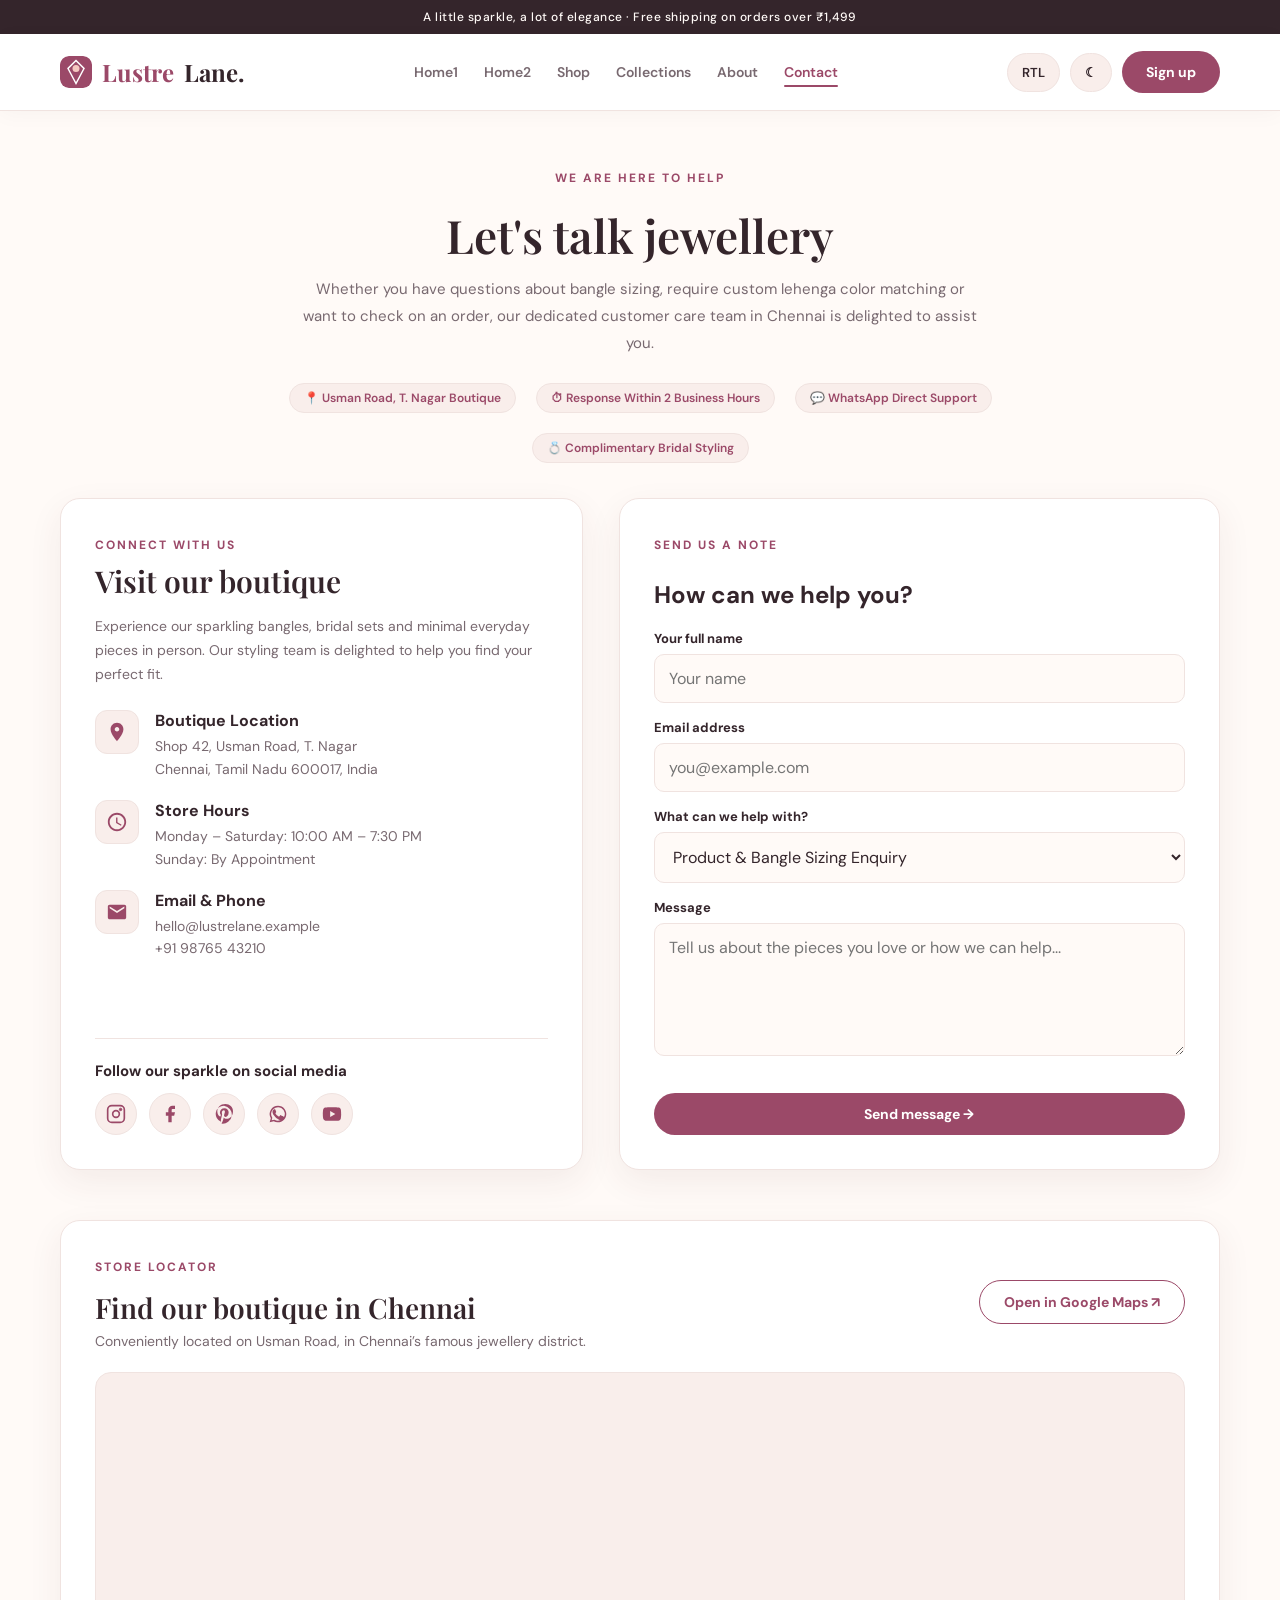
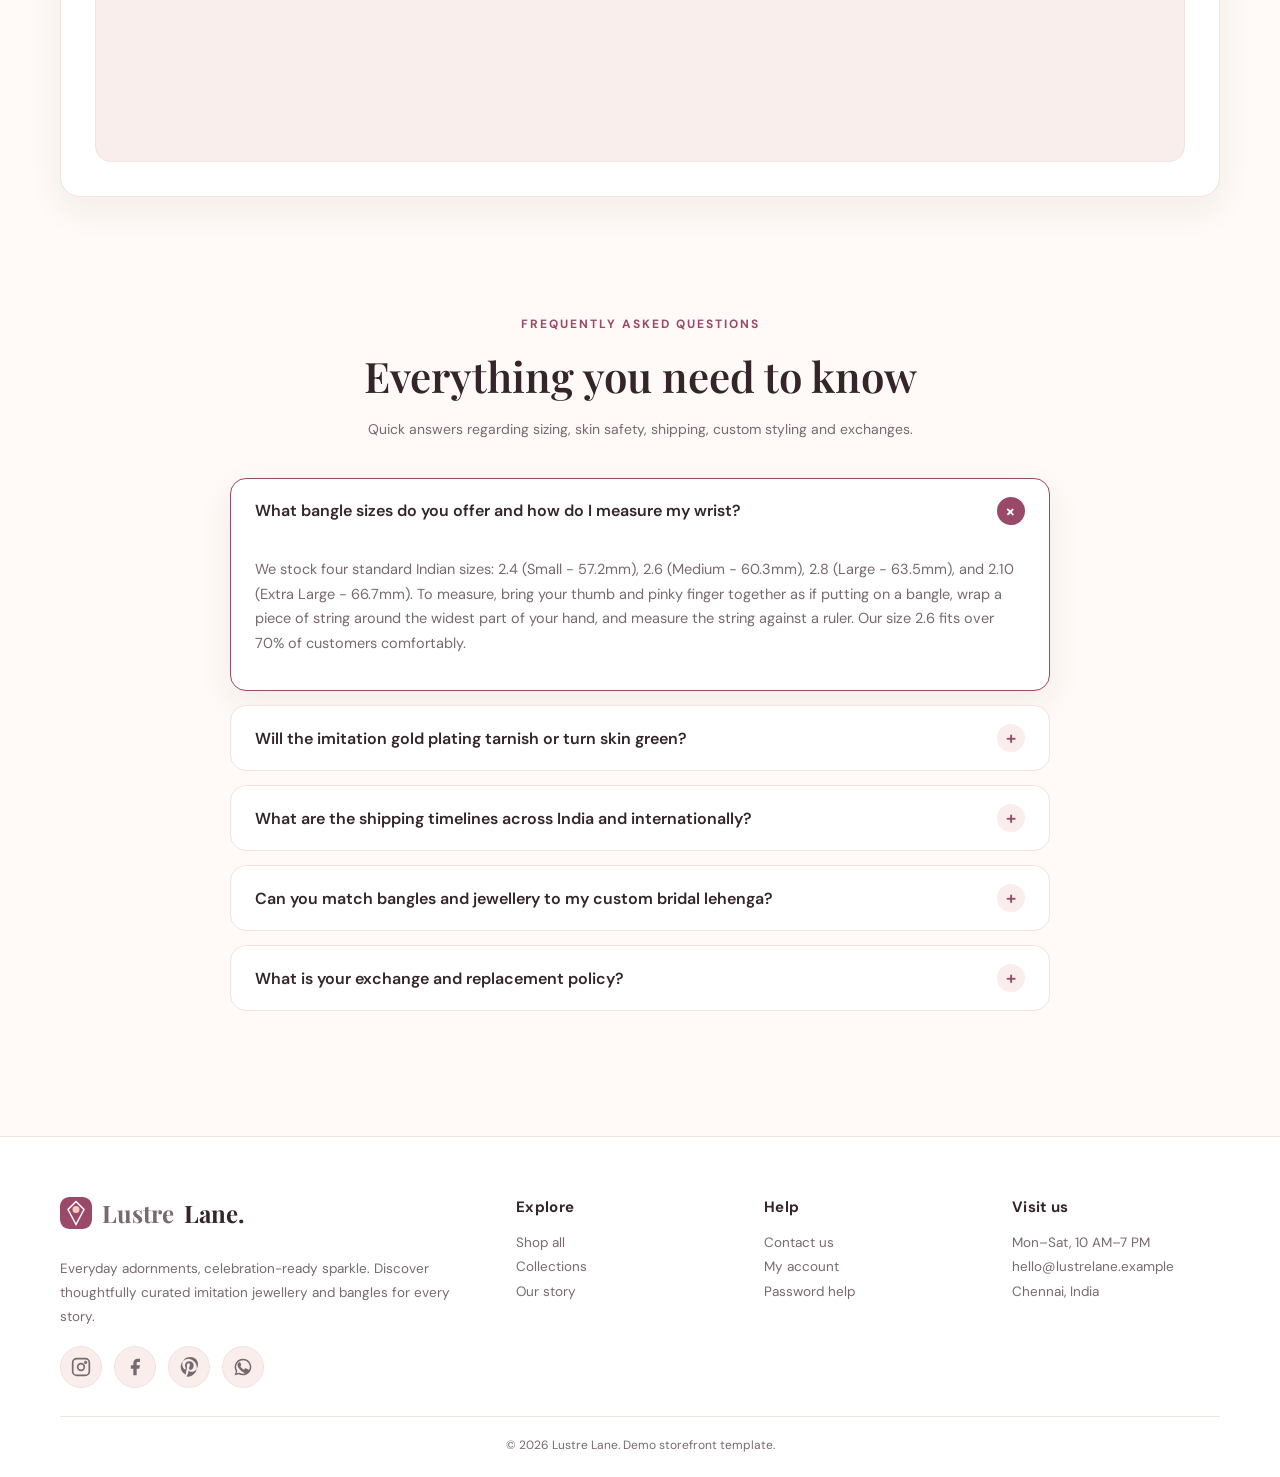
<file: contact.html>
﻿<!doctype html>
<html lang="en" dir="ltr">
<head>
  <meta charset="utf-8">
  <meta name="viewport" content="width=device-width,initial-scale=1">
  <meta name="description" content="Lustre Lane imitation jewellery and bangles boutique">
  <title>Contact | Lustre Lane</title>
  <link rel="icon" href="assets/favicon.svg" type="image/svg+xml">
  <link rel="stylesheet" href="assets/style.css">
  <script defer src="assets/app.js"></script>
</head>
<body>
  <div class="topbar">A little sparkle, a lot of elegance · Free shipping on orders over ₹1,499</div>
  
  <header class="navbar">
    <div class="container navinner">
      <a class="logo" href="index.html">
        <img src="assets/favicon.svg" alt="Lustre Lane logo" class="brandlogo">Lustre <span>Lane.</span>
      </a>

      <!-- Hamburger Menu Toggle (Point 19) -->
      <button class="nav-toggle" aria-label="Toggle navigation" aria-expanded="false">
        <span></span>
        <span></span>
        <span></span>
      </button>

      <!-- Navlinks: Removed Account page link (Point 1) -->
      <nav class="navlinks">
        <a class="" href="index.html">Home1</a>
        <a class="" href="home2.html">Home2</a>
        <a class="" href="shop.html">Shop</a>
        <a class="" href="collections.html">Collections</a>
        <a class="" href="about.html">About</a>
        <a class="active" href="contact.html">Contact</a>
      </nav>

      <div class="navtools">
        <button class="iconbtn" onclick="toggleRTL()" data-rtl-label>RTL</button>
        <button class="iconbtn" onclick="toggleTheme()" aria-label="Toggle theme" data-theme-icon>☾</button>
        <a class="btn" href="signup.html">Sign up</a>
      </div>
    </div>
  </header>

  <!-- Hero Section with Sub-Context and Unified Width (Point 10) -->
  <div class="pagehead container">
    <span class="eyebrow">We are here to help</span>
    <h1>Let's talk jewellery</h1>
    <p>Whether you have questions about bangle sizing, require custom lehenga color matching or want to check on an order, our dedicated customer care team in Chennai is delighted to assist you.</p>
    <div class="pagehead-stats">
      <span class="pagehead-stat">📍 Usman Road, T. Nagar Boutique</span>
      <span class="pagehead-stat">⏱ Response Within 2 Business Hours</span>
      <span class="pagehead-stat">💬 WhatsApp Direct Support</span>
      <span class="pagehead-stat">💍 Complimentary Bridal Styling</span>
    </div>
  </div>

  <main class="container">
    <div class="contact-grid">
      <!-- Contact Info & Socials -->
      <div class="contact-info-card">
        <div>
          <span class="eyebrow">Connect with us</span>
          <h2>Visit our boutique</h2>
          <p style="color:var(--muted);font-size:14px;line-height:1.7;margin-bottom:24px;">Experience our sparkling bangles, bridal sets and minimal everyday pieces in person. Our styling team is delighted to help you find your perfect fit.</p>
          
          <div class="contact-info-list">
            <div class="contact-info-item">
              <div class="contact-info-icon">
                <svg viewBox="0 0 24 24"><path d="M12 2C8.13 2 5 5.13 5 9c0 5.25 7 13 7 13s7-7.75 7-13c0-3.87-3.13-7-7-7zm0 9.5c-1.38 0-2.5-1.12-2.5-2.5s1.12-2.5 2.5-2.5 2.5 1.12 2.5 2.5-1.12 2.5-2.5 2.5z"/></svg>
              </div>
              <div class="contact-info-text">
                <h4>Boutique Location</h4>
                <p>Shop 42, Usman Road, T. Nagar<br>Chennai, Tamil Nadu 600017, India</p>
              </div>
            </div>

            <div class="contact-info-item">
              <div class="contact-info-icon">
                <svg viewBox="0 0 24 24"><path d="M11.99 2C6.47 2 2 6.48 2 12s4.47 10 9.99 10C17.52 22 22 17.52 22 12S17.52 2 11.99 2zM12 20c-4.42 0-8-3.58-8-8s3.58-8 8-8 8 3.58 8 8-3.58 8-8 8zm.5-13H11v6l5.25 3.15.75-1.23-4.5-2.67z"/></svg>
              </div>
              <div class="contact-info-text">
                <h4>Store Hours</h4>
                <p>Monday – Saturday: 10:00 AM – 7:30 PM<br>Sunday: By Appointment</p>
              </div>
            </div>

            <div class="contact-info-item">
              <div class="contact-info-icon">
                <svg viewBox="0 0 24 24"><path d="M20 4H4c-1.1 0-1.99.9-1.99 2L2 18c0 1.1.9 2 2 2h16c1.1 0 2-.9 2-2V6c0-1.1-.9-2-2-2zm0 4l-8 5-8-5V6l8 5 8-5v2z"/></svg>
              </div>
              <div class="contact-info-text">
                <h4>Email & Phone</h4>
                <p><a href="mailto:hello@lustrelane.example">hello@lustrelane.example</a><br><a href="tel:+919876543210">+91 98765 43210</a></p>
              </div>
            </div>
          </div>
        </div>

        <!-- Social Media Icons Section (Point 5: High contrast in both themes) -->
        <div class="social-group">
          <h4>Follow our sparkle on social media</h4>
          <div class="social-icons">
            <a class="social-icon-btn" href="https://instagram.com" target="_blank" rel="noopener" aria-label="Instagram" title="Follow us on Instagram">
              <svg class="stroke-svg" viewBox="0 0 24 24"><rect x="2" y="2" width="20" height="20" rx="5" ry="5" stroke-width="2"/><circle cx="12" cy="12" r="4" stroke-width="2"/><circle cx="17.5" cy="6.5" r="1.5" fill="currentColor"/></svg>
            </a>
            <a class="social-icon-btn" href="https://facebook.com" target="_blank" rel="noopener" aria-label="Facebook" title="Follow us on Facebook">
              <svg viewBox="0 0 24 24"><path d="M18 2h-3a5 5 0 0 0-5 5v3H7v4h3v8h4v-8h3l1-4h-4V7a1 1 0 0 1 1-1h3z"/></svg>
            </a>
            <a class="social-icon-btn" href="https://pinterest.com" target="_blank" rel="noopener" aria-label="Pinterest" title="Follow us on Pinterest">
              <svg viewBox="0 0 24 24"><path d="M12 2a10 10 0 0 0-3.6 19.3c-.1-.8-.2-2.1 0-3l1.4-6s-.4-.7-.4-1.8c0-1.7 1-3 2.2-3 1 0 1.5.8 1.5 1.8 0 1-.7 2.6-1 4-.3 1.2.6 2.2 1.8 2.2 2.1 0 3.7-2.2 3.7-5.5 0-2.9-2.1-4.9-5-4.9-3.4 0-5.5 2.5-5.5 5.2 0 1 .4 2.1 1 2.7.1.1.1.2.1.3-.1.4-.3 1.3-.4 1.5-.1.3-.3.4-.6.3-2-.9-3.2-3.8-3.2-6.2 0-4.6 3.4-8.8 9.7-8.8 5.1 0 9.1 3.6 9.1 8.5 0 5.1-3.2 9.2-7.7 9.2-1.5 0-2.9-.8-3.4-1.7l-.9 3.5c-.3 1.3-1.2 2.9-1.8 3.9A10 10 0 1 0 12 2z"/></svg>
            </a>
            <a class="social-icon-btn" href="https://whatsapp.com" target="_blank" rel="noopener" aria-label="WhatsApp" title="Chat on WhatsApp">
              <svg viewBox="0 0 24 24"><path d="M17.5 14.4c-.3-.2-1.8-.9-2.1-1-.3-.1-.5-.2-.7.2-.2.3-.8 1-.9 1.2-.2.2-.3.2-.6.1s-1.3-.5-2.5-1.5c-.9-.8-1.5-1.8-1.7-2.1-.2-.3 0-.5.1-.6.1-.1.3-.3.4-.5.1-.2.2-.3.3-.5.1-.2 0-.4 0-.5s-.7-1.7-1-2.3c-.3-.6-.5-.5-.7-.5h-.6c-.2 0-.6.1-.9.4s-1.2 1.2-1.2 2.9c0 1.7 1.2 3.4 1.4 3.6.2.2 2.4 3.7 5.9 5.2.8.4 1.5.6 2 .7.8.3 1.6.2 2.2.1.7-.1 2.1-.9 2.4-1.7.3-.8.3-1.6.2-1.7-.1-.2-.3-.3-.6-.5z"/><path d="M12 2a10 10 0 0 0-8.6 15.1L2 22l5-1.3A10 10 0 1 0 12 2zm0 18.2a8.2 8.2 0 0 1-4.2-1.2l-.3-.2-3.1.8.8-3-.2-.3A8.2 8.2 0 1 1 12 20.2z"/></svg>
            </a>
            <a class="social-icon-btn" href="https://youtube.com" target="_blank" rel="noopener" aria-label="YouTube" title="Watch styling videos on YouTube">
              <svg viewBox="0 0 24 24"><path d="M22.5 6.4c-.3-1-1-1.8-2-2.1C18.7 3.8 12 3.8 12 3.8s-6.7 0-8.5.5c-1 .3-1.7 1.1-2 2.1C1 8.2 1 12 1 12s0 3.8.5 5.6c.3 1 1 1.8 2 2.1 1.8.5 8.5.5 8.5.5s6.7 0 8.5-.5c1-.3 1.7-1.1 2-2.1.5-1.8.5-5.6.5-5.6s0-3.8-.5-5.6zM9.8 15.5V8.5l6.2 3.5-6.2 3.5z"/></svg>
            </a>
          </div>
        </div>
      </div>

      <!-- Message Form -->
      <div class="formwrap" style="margin:0;width:100%;max-width:none;">
        <span class="eyebrow" style="margin-bottom:6px;">Send us a note</span>
        <h2>How can we help you?</h2>
        <form data-demo>
          <div class="field">
            <label>Your full name</label>
            <input required placeholder="Your name">
          </div>
          <div class="field">
            <label>Email address</label>
            <input type="email" required placeholder="you@example.com">
          </div>
          <div class="field">
            <label>What can we help with?</label>
            <select>
              <option>Product & Bangle Sizing Enquiry</option>
              <option>Custom Bridal Lehenga Matching</option>
              <option>Order Status & Tracking</option>
              <option>Bulk Wedding Favours & Gifting</option>
              <option>Other Question</option>
            </select>
          </div>
          <div class="field">
            <label>Message</label>
            <textarea rows="5" required placeholder="Tell us about the pieces you love or how we can help..."></textarea>
          </div>
          <button class="btn">Send message →</button>
          <div class="notice"></div>
        </form>
      </div>
    </div>

    <!-- Map Section -->
    <div class="map-card">
      <div class="map-header">
        <div>
          <span class="eyebrow">Store locator</span>
          <h2>Find our boutique in Chennai</h2>
          <p>Conveniently located on Usman Road, in Chennai’s famous jewellery district.</p>
        </div>
        <a class="btn outline" href="https://maps.google.com/?q=Usman+Road,+T.+Nagar,+Chennai,+Tamil+Nadu,+India" target="_blank" rel="noopener">Open in Google Maps ↗</a>
      </div>
      <div class="map-frame-wrap">
        <iframe title="Lustre Lane Boutique Location Map" src="https://maps.google.com/maps?q=Usman+Road,+T.+Nagar,+Chennai,+Tamil+Nadu&t=&z=15&ie=UTF8&iwloc=&output=embed" loading="lazy" allowfullscreen referrerpolicy="no-referrer-when-downgrade"></iframe>
      </div>
    </div>

    <!-- FAQ SECTION (Point 15: Interactive FAQ Accordion) -->
    <section class="section faq-section">
      <div class="sectionhead">
        <span class="eyebrow">Frequently asked questions</span>
        <h2>Everything you need to know</h2>
        <p>Quick answers regarding sizing, skin safety, shipping, custom styling and exchanges.</p>
      </div>

      <div class="faq-list">
        <div class="faq-item active">
          <button class="faq-question">
            <span>What bangle sizes do you offer and how do I measure my wrist?</span>
            <span class="faq-icon">+</span>
          </button>
          <div class="faq-answer">
            <p>We stock four standard Indian sizes: 2.4 (Small - 57.2mm), 2.6 (Medium - 60.3mm), 2.8 (Large - 63.5mm), and 2.10 (Extra Large - 66.7mm). To measure, bring your thumb and pinky finger together as if putting on a bangle, wrap a piece of string around the widest part of your hand, and measure the string against a ruler. Our size 2.6 fits over 70% of customers comfortably.</p>
          </div>
        </div>

        <div class="faq-item">
          <button class="faq-question">
            <span>Will the imitation gold plating tarnish or turn skin green?</span>
            <span class="faq-icon">+</span>
          </button>
          <div class="faq-answer">
            <p>Never. All Lustre Lane jewellery is constructed with recycled brass cores dipped in a triple-layer 24K micron electroplating bath and finished with a clear hypoallergenic resin seal. They are 100% free of nickel, cadmium and lead, making them safe for sensitive skin types.</p>
          </div>
        </div>

        <div class="faq-item">
          <button class="faq-question">
            <span>What are the shipping timelines across India and internationally?</span>
            <span class="faq-icon">+</span>
          </button>
          <div class="faq-answer">
            <p>Orders are dispatched within 24 hours from our Chennai facility. Delivery takes 2 to 4 business days for metro cities (Bengaluru, Mumbai, Delhi, Hyderabad, Kolkata) and 3 to 6 business days for other regional pins. All orders over ₹1,499 receive free insured express shipping.</p>
          </div>
        </div>

        <div class="faq-item">
          <button class="faq-question">
            <span>Can you match bangles and jewellery to my custom bridal lehenga?</span>
            <span class="faq-icon">+</span>
          </button>
          <div class="faq-answer">
            <p>Yes! We offer a complimentary Bespoke Bridal Curation service. Simply message us on WhatsApp (+91 98765 43210) or fill out the enquiry form above with a picture of your lehenga or saree fabric. Our stylists will hand-curate a custom glass, kada and stone stack tailored to your outfit within 4 hours.</p>
          </div>
        </div>

        <div class="faq-item">
          <button class="faq-question">
            <span>What is your exchange and replacement policy?</span>
            <span class="faq-icon">+</span>
          </button>
          <div class="faq-answer">
            <p>We offer a hassle-free 7-day exchange window from the date of delivery. If a bangle size does not fit or if you prefer an alternate finish, our team will arrange a doorstep exchange at no extra cost.</p>
          </div>
        </div>
      </div>
    </section>
  </main>

  <footer class="footer">
    <div class="container">
      <div class="footergrid">
        <div>
          <a class="logo" href="index.html">
            <img src="assets/favicon.svg" alt="Lustre Lane logo" class="brandlogo">Lustre <span>Lane.</span>
          </a>
          <p>Everyday adornments, celebration-ready sparkle. Discover thoughtfully curated imitation jewellery and bangles for every story.</p>
          <div class="social-icons" style="margin-top:16px;">
            <a class="social-icon-btn" href="https://instagram.com" target="_blank" rel="noopener" aria-label="Instagram" title="Instagram">
              <svg class="stroke-svg" viewBox="0 0 24 24"><rect x="2" y="2" width="20" height="20" rx="5" ry="5" stroke-width="2"/><circle cx="12" cy="12" r="4" stroke-width="2"/><circle cx="17.5" cy="6.5" r="1.5" fill="currentColor"/></svg>
            </a>
            <a class="social-icon-btn" href="https://facebook.com" target="_blank" rel="noopener" aria-label="Facebook" title="Facebook">
              <svg viewBox="0 0 24 24"><path d="M18 2h-3a5 5 0 0 0-5 5v3H7v4h3v8h4v-8h3l1-4h-4V7a1 1 0 0 1 1-1h3z"/></svg>
            </a>
            <a class="social-icon-btn" href="https://pinterest.com" target="_blank" rel="noopener" aria-label="Pinterest" title="Pinterest">
              <svg viewBox="0 0 24 24"><path d="M12 2a10 10 0 0 0-3.6 19.3c-.1-.8-.2-2.1 0-3l1.4-6s-.4-.7-.4-1.8c0-1.7 1-3 2.2-3 1 0 1.5.8 1.5 1.8 0 1-.7 2.6-1 4-.3 1.2.6 2.2 1.8 2.2 2.1 0 3.7-2.2 3.7-5.5 0-2.9-2.1-4.9-5-4.9-3.4 0-5.5 2.5-5.5 5.2 0 1 .4 2.1 1 2.7.1.1.1.2.1.3-.1.4-.3 1.3-.4 1.5-.1.3-.3.4-.6.3-2-.9-3.2-3.8-3.2-6.2 0-4.6 3.4-8.8 9.7-8.8 5.1 0 9.1 3.6 9.1 8.5 0 5.1-3.2 9.2-7.7 9.2-1.5 0-2.9-.8-3.4-1.7l-.9 3.5c-.3 1.3-1.2 2.9-1.8 3.9A10 10 0 1 0 12 2z"/></svg>
            </a>
            <a class="social-icon-btn" href="https://whatsapp.com" target="_blank" rel="noopener" aria-label="WhatsApp" title="WhatsApp">
              <svg viewBox="0 0 24 24"><path d="M17.5 14.4c-.3-.2-1.8-.9-2.1-1-.3-.1-.5-.2-.7.2-.2.3-.8 1-.9 1.2-.2.2-.3.2-.6.1s-1.3-.5-2.5-1.5c-.9-.8-1.5-1.8-1.7-2.1-.2-.3 0-.5.1-.6.1-.1.3-.3.4-.5.1-.2.2-.3.3-.5.1-.2 0-.4 0-.5s-.7-1.7-1-2.3c-.3-.6-.5-.5-.7-.5h-.6c-.2 0-.6.1-.9.4s-1.2 1.2-1.2 2.9c0 1.7 1.2 3.4 1.4 3.6.2.2 2.4 3.7 5.9 5.2.8.4 1.5.6 2 .7.8.3 1.6.2 2.2.1.7-.1 2.1-.9 2.4-1.7.3-.8.3-1.6.2-1.7-.1-.2-.3-.3-.6-.5z"/><path d="M12 2a10 10 0 0 0-8.6 15.1L2 22l5-1.3A10 10 0 1 0 12 2zm0 18.2a8.2 8.2 0 0 1-4.2-1.2l-.3-.2-3.1.8.8-3-.2-.3A8.2 8.2 0 1 1 12 20.2z"/></svg>
            </a>
          </div>
        </div>
        <div>
          <h4>Explore</h4>
          <p><a href="shop.html">Shop all</a><br><a href="collections.html">Collections</a><br><a href="about.html">Our story</a></p>
        </div>
        <div>
          <h4>Help</h4>
          <p><a href="contact.html">Contact us</a><br><a href="login.html">My account</a><br><a href="forgot-password.html">Password help</a></p>
        </div>
        <div>
          <h4>Visit us</h4>
          <p>Mon–Sat, 10 AM–7 PM<br>hello@lustrelane.example<br>Chennai, India</p>
        </div>
      </div>
      <div class="copyright">© 2026 Lustre Lane. Demo storefront template.</div>
    </div>
  </footer>
</body>
</html>
</file>
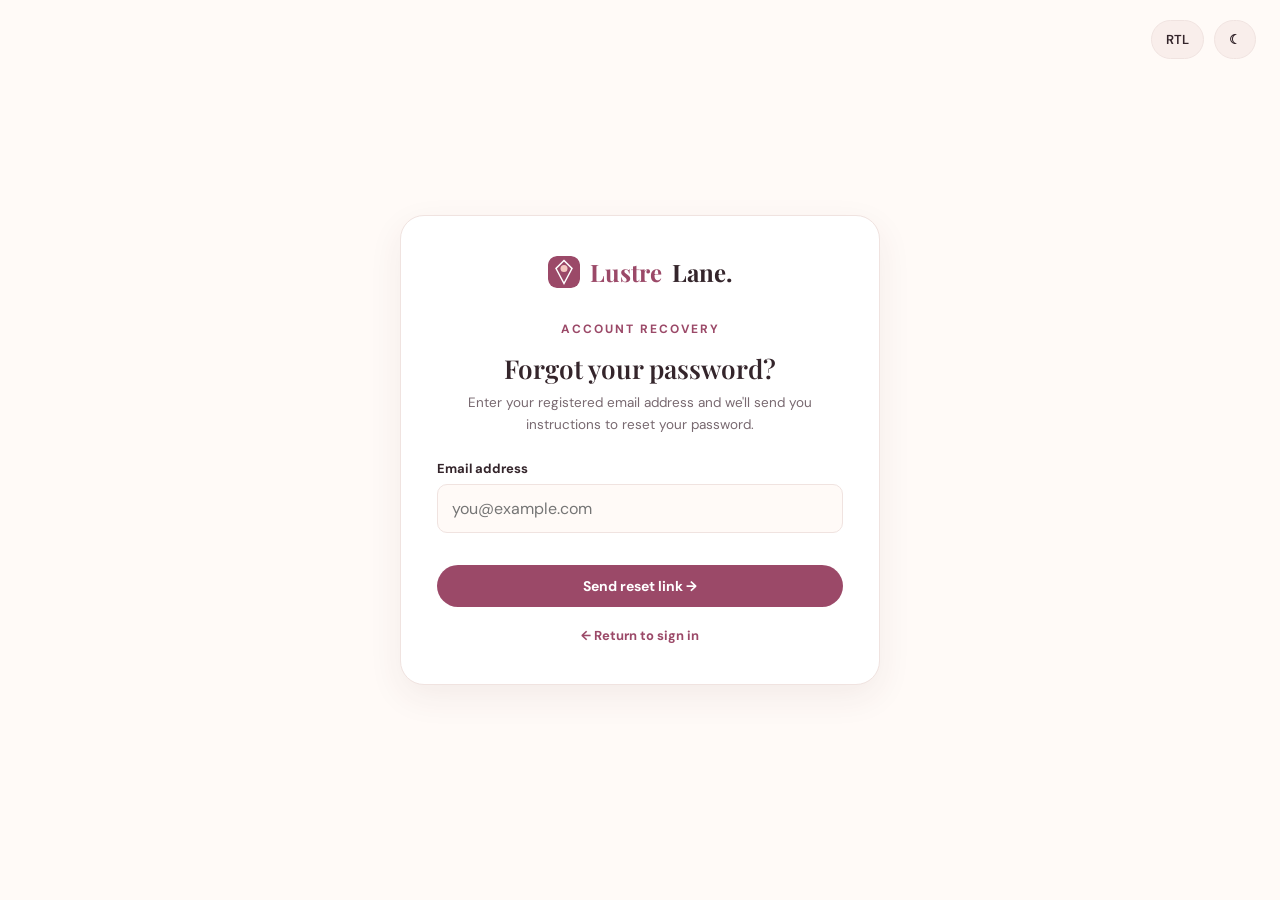
<file: forgot-password.html>
<!doctype html>
<html lang="en" dir="ltr">
<head>
  <meta charset="utf-8">
  <meta name="viewport" content="width=device-width,initial-scale=1">
  <meta name="description" content="Lustre Lane imitation jewellery and bangles boutique">
  <title>Forgot password | Lustre Lane</title>
  <link rel="icon" href="assets/favicon.svg" type="image/svg+xml">
  <link rel="stylesheet" href="assets/style.css">
  <script defer src="assets/app.js"></script>
</head>
<body>
  <!-- Theme & RTL in Top Right in All Devices (Point 16) -->
  <div class="auth-top-tools">
    <button class="iconbtn" onclick="toggleRTL()" data-rtl-label>RTL</button>
    <button class="iconbtn" onclick="toggleTheme()" aria-label="Toggle theme" data-theme-icon>☾</button>
  </div>

  <div class="auth-page">
    <div class="auth-card-container">
      <div class="auth-card">
        <!-- Brand Name & Logo Inside the Card (Point 16) -->
        <div class="auth-card-brand">
          <a class="logo" href="index.html">
            <img src="assets/favicon.svg" alt="Lustre Lane logo" class="brandlogo">Lustre <span>Lane.</span>
          </a>
        </div>

        <!-- Heading centered (Point 18) -->
        <div class="auth-card-head">
          <span class="eyebrow">Account recovery</span>
          <h2>Forgot your password?</h2>
          <p>Enter your registered email address and we'll send you instructions to reset your password.</p>
        </div>

        <form data-demo>
          <div class="field">
            <label>Email address</label>
            <input type="email" required placeholder="you@example.com">
          </div>
          <button class="btn">Send reset link →</button>
          <div class="notice"></div>
        </form>
        <div class="auth-footer-note"><a class="textlink" href="login.html">← Return to sign in</a></div>
      </div>
    </div>
  </div>
</body>
</html>
</file>
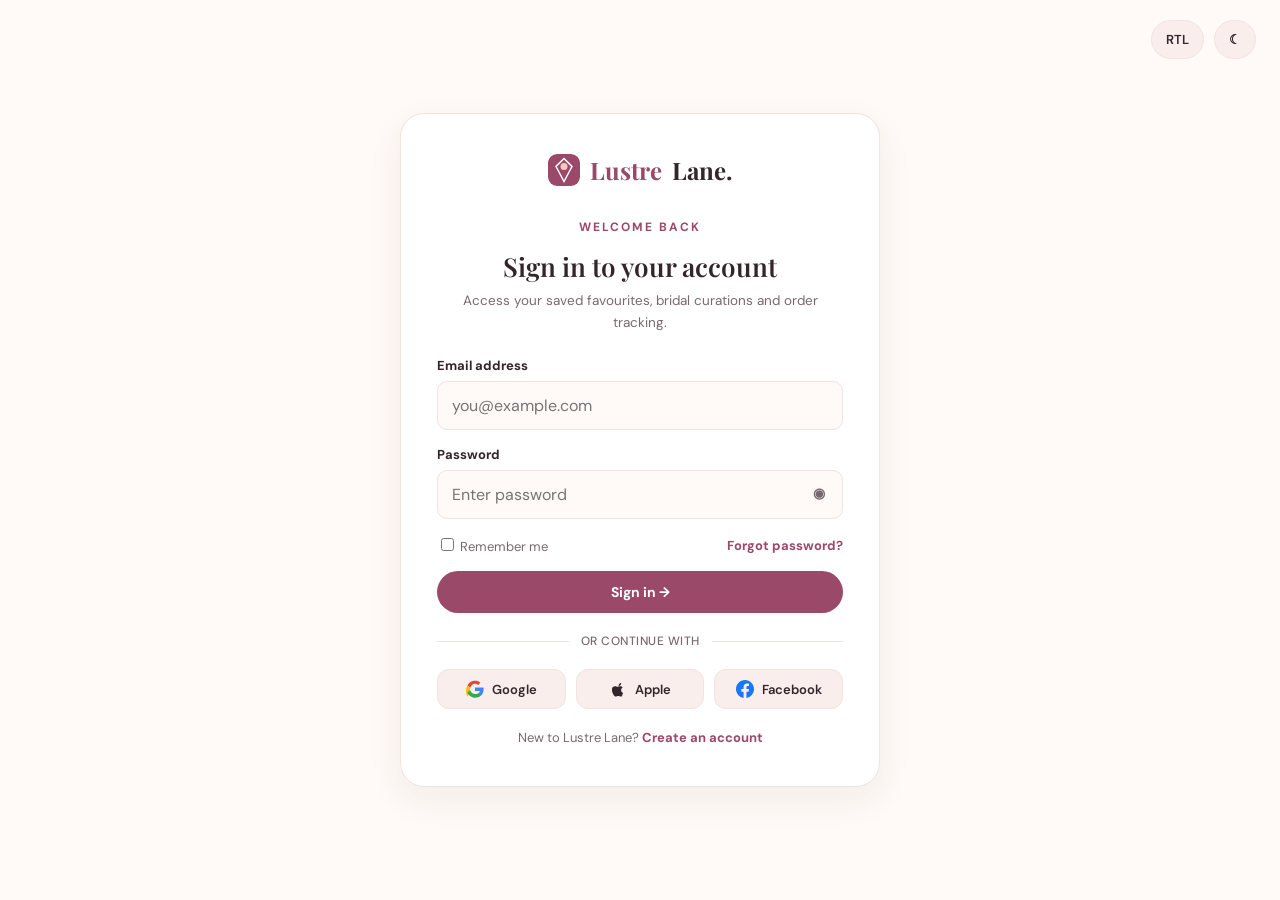
<file: login.html>
<!doctype html>
<html lang="en" dir="ltr">
<head>
  <meta charset="utf-8">
  <meta name="viewport" content="width=device-width,initial-scale=1">
  <meta name="description" content="Lustre Lane imitation jewellery and bangles boutique">
  <title>Login | Lustre Lane</title>
  <link rel="icon" href="assets/favicon.svg" type="image/svg+xml">
  <link rel="stylesheet" href="assets/style.css">
  <script defer src="assets/app.js"></script>
</head>
<body>
  <!-- Theme & RTL in Top Right in All Devices (Point 16) -->
  <div class="auth-top-tools">
    <button class="iconbtn" onclick="toggleRTL()" data-rtl-label>RTL</button>
    <button class="iconbtn" onclick="toggleTheme()" aria-label="Toggle theme" data-theme-icon>☾</button>
  </div>

  <div class="auth-page">
    <div class="auth-card-container">
      <div class="auth-card">
        <!-- Brand Name & Logo Inside the Card (Point 16) -->
        <div class="auth-card-brand">
          <a class="logo" href="index.html">
            <img src="assets/favicon.svg" alt="Lustre Lane logo" class="brandlogo">Lustre <span>Lane.</span>
          </a>
        </div>

        <!-- Heading centered (Point 18) -->
        <div class="auth-card-head">
          <span class="eyebrow">Welcome back</span>
          <h2>Sign in to your account</h2>
          <p>Access your saved favourites, bridal curations and order tracking.</p>
        </div>

        <form data-demo>
          <div class="field">
            <label>Email address</label>
            <input type="email" required placeholder="you@example.com">
          </div>
          <div class="field">
            <label>Password</label>
            <div class="passwordbox">
              <input type="password" required minlength="6" placeholder="Enter password">
              <button type="button" class="eye" aria-label="Show password">◉</button>
            </div>
          </div>
          <div class="formrow">
            <label><input type="checkbox"> Remember me</label>
            <a class="textlink" href="forgot-password.html">Forgot password?</a>
          </div>
          <button class="btn">Sign in →</button>
          <div class="notice"></div>
        </form>

        <!-- Social Media Buttons BELOW the submit button (Fix 6 & 7) -->
        <div class="social-auth-wrap">
          <div class="auth-divider"><span>or continue with</span></div>
          <div class="social-auth-buttons">
            <button type="button" class="social-login-btn">
              <svg viewBox="0 0 24 24"><path fill="#EA4335" d="M12 5c1.6 0 3 .6 4.1 1.7l3.1-3.1C17.3 1.8 14.8 1 12 1 7.5 1 3.7 3.6 1.9 7.3l3.7 2.9C6.5 7.4 9 5 12 5z"/><path fill="#4285F4" d="M23.5 12.3c0-.8-.1-1.6-.2-2.3H12v4.5h6.5c-.3 1.5-1.1 2.8-2.4 3.7l3.7 2.9c2.2-2 3.7-5 3.7-8.8z"/><path fill="#FBBC05" d="M5.6 14.8c-.2-.7-.4-1.5-.4-2.3s.2-1.6.4-2.3L1.9 7.3C.7 9.7 0 12 0 14.5s.7 4.8 1.9 7.2l3.7-2.9z"/><path fill="#34A853" d="M12 23.5c3.2 0 6-1.1 8-3l-3.7-2.9c-1.1.7-2.5 1.2-4.3 1.2-3 0-5.5-2.4-6.4-5.2L1.9 16.5C3.7 20.2 7.5 23.5 12 23.5z"/></svg>
              <span>Google</span>
            </button>
            <button type="button" class="social-login-btn">
              <svg viewBox="0 0 24 24" fill="currentColor"><path d="M18.7 19.5c-.8 1.2-1.7 2.4-3 2.5-1.3.1-1.8-.8-3.3-.8s-2 .8-3.3.8c-1.3-.1-2.2-1.2-3.1-2.5-1.7-2.5-3-7-1.3-10 1-.8 2.2-1.3 3.5-1.3 1.3 0 2.2.8 3.1.8.8 0 2-.8 3.5-.8 1.4 0 2.7.7 3.5 1.7-3.1 1.7-2.6 6.1.5 7.3-.6 1.6-1.4 3.2-2.4 4.5zM15.4 6.7c.6-.8 1-1.8.9-2.7-.9 0-2 .6-2.6 1.4-.6.7-1.1 1.7-.9 2.6 1 .1 2-.5 2.6-1.3z"/></svg>
              <span>Apple</span>
            </button>
            <button type="button" class="social-login-btn">
              <svg viewBox="0 0 24 24" fill="#1877F2"><path d="M24 12.1C24 5.4 18.6 0 12 0S0 5.4 0 12.1c0 6 4.4 11 10.1 11.9v-8.4H7.1v-3.5h3v-2.7c0-3 1.8-4.7 4.5-4.7 1.3 0 2.7.2 2.7.2v3h-1.5c-1.5 0-1.9.9-1.9 1.9v2.3h3.4l-.5 3.5h-2.9v8.4C19.6 23.1 24 18.1 24 12.1z"/></svg>
              <span>Facebook</span>
            </button>
          </div>
        </div>
        <div class="auth-footer-note">New to Lustre Lane? <a class="textlink" href="signup.html">Create an account</a></div>
      </div>
    </div>
  </div>
</body>
</html>
</file>
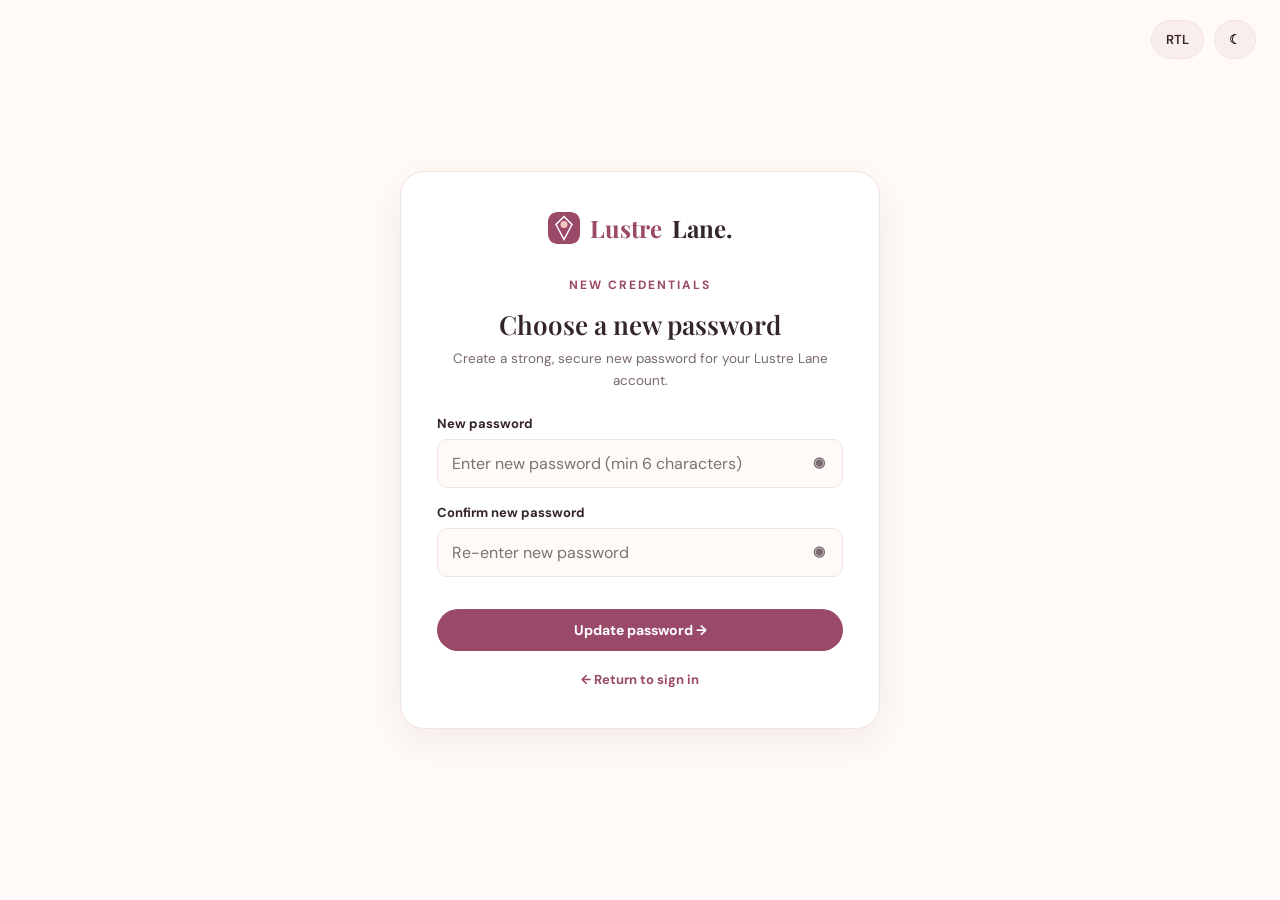
<file: reset-password.html>
<!doctype html>
<html lang="en" dir="ltr">
<head>
  <meta charset="utf-8">
  <meta name="viewport" content="width=device-width,initial-scale=1">
  <meta name="description" content="Lustre Lane imitation jewellery and bangles boutique">
  <title>Reset password | Lustre Lane</title>
  <link rel="icon" href="assets/favicon.svg" type="image/svg+xml">
  <link rel="stylesheet" href="assets/style.css">
  <script defer src="assets/app.js"></script>
</head>
<body>
  <!-- Theme & RTL in Top Right in All Devices (Point 16) -->
  <div class="auth-top-tools">
    <button class="iconbtn" onclick="toggleRTL()" data-rtl-label>RTL</button>
    <button class="iconbtn" onclick="toggleTheme()" aria-label="Toggle theme" data-theme-icon>☾</button>
  </div>

  <div class="auth-page">
    <div class="auth-card-container">
      <div class="auth-card">
        <!-- Brand Name & Logo Inside the Card (Point 16) -->
        <div class="auth-card-brand">
          <a class="logo" href="index.html">
            <img src="assets/favicon.svg" alt="Lustre Lane logo" class="brandlogo">Lustre <span>Lane.</span>
          </a>
        </div>

        <!-- Heading centered (Point 18) -->
        <div class="auth-card-head">
          <span class="eyebrow">New credentials</span>
          <h2>Choose a new password</h2>
          <p>Create a strong, secure new password for your Lustre Lane account.</p>
        </div>

        <form data-demo>
          <div class="field">
            <label>New password</label>
            <div class="passwordbox">
              <input type="password" required minlength="6" placeholder="Enter new password (min 6 characters)">
              <button type="button" class="eye" aria-label="Show password">◉</button>
            </div>
          </div>
          <div class="field">
            <label>Confirm new password</label>
            <div class="passwordbox">
              <input type="password" required minlength="6" placeholder="Re-enter new password">
              <button type="button" class="eye" aria-label="Show password">◉</button>
            </div>
          </div>
          <button class="btn">Update password →</button>
          <div class="notice"></div>
        </form>
        <div class="auth-footer-note"><a class="textlink" href="login.html">← Return to sign in</a></div>
      </div>
    </div>
  </div>
</body>
</html>
</file>
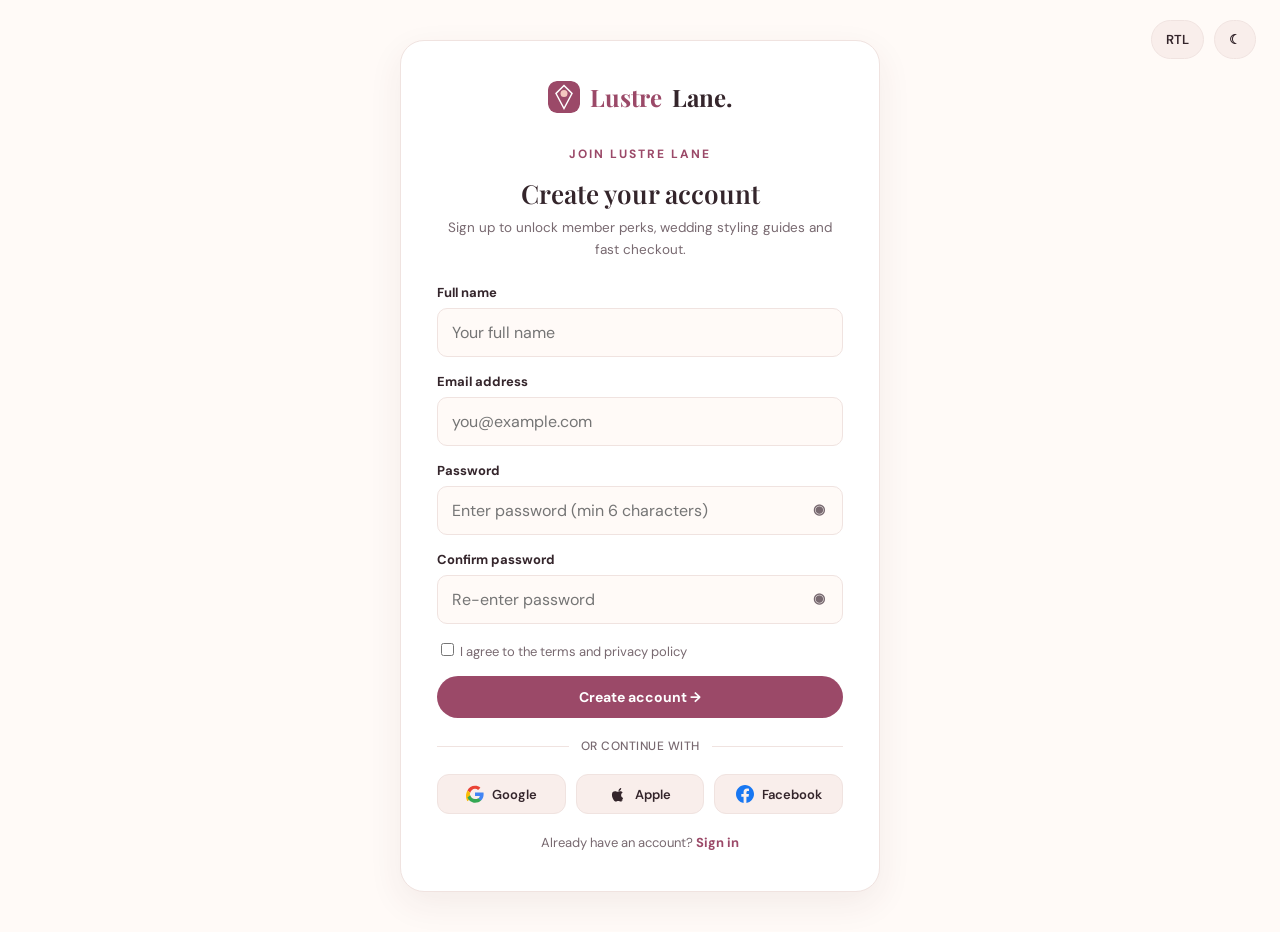
<file: signup.html>
<!doctype html>
<html lang="en" dir="ltr">
<head>
  <meta charset="utf-8">
  <meta name="viewport" content="width=device-width,initial-scale=1">
  <meta name="description" content="Lustre Lane imitation jewellery and bangles boutique">
  <title>Sign up | Lustre Lane</title>
  <link rel="icon" href="assets/favicon.svg" type="image/svg+xml">
  <link rel="stylesheet" href="assets/style.css">
  <script defer src="assets/app.js"></script>
</head>
<body>
  <!-- Theme & RTL in Top Right in All Devices (Point 16) -->
  <div class="auth-top-tools">
    <button class="iconbtn" onclick="toggleRTL()" data-rtl-label>RTL</button>
    <button class="iconbtn" onclick="toggleTheme()" aria-label="Toggle theme" data-theme-icon>☾</button>
  </div>

  <div class="auth-page">
    <div class="auth-card-container">
      <div class="auth-card">
        <!-- Brand Name & Logo Inside the Card (Point 16) -->
        <div class="auth-card-brand">
          <a class="logo" href="index.html">
            <img src="assets/favicon.svg" alt="Lustre Lane logo" class="brandlogo">Lustre <span>Lane.</span>
          </a>
        </div>

        <!-- Heading centered (Point 18) -->
        <div class="auth-card-head">
          <span class="eyebrow">Join Lustre Lane</span>
          <h2>Create your account</h2>
          <p>Sign up to unlock member perks, wedding styling guides and fast checkout.</p>
        </div>

        <form data-demo>
          <div class="field">
            <label>Full name</label>
            <input required placeholder="Your full name">
          </div>
          <div class="field">
            <label>Email address</label>
            <input type="email" required placeholder="you@example.com">
          </div>
          <div class="field">
            <label>Password</label>
            <div class="passwordbox">
              <input type="password" required minlength="6" placeholder="Enter password (min 6 characters)">
              <button type="button" class="eye" aria-label="Show password">◉</button>
            </div>
          </div>
          <div class="field">
            <label>Confirm password</label>
            <div class="passwordbox">
              <input type="password" required minlength="6" placeholder="Re-enter password">
              <button type="button" class="eye" aria-label="Show password">◉</button>
            </div>
          </div>
          <div class="formrow">
            <label><input type="checkbox" required> I agree to the terms and privacy policy</label>
          </div>
          <button class="btn">Create account →</button>
          <div class="notice"></div>
        </form>

        <!-- Social Media Buttons BELOW the submit button (Fix 6 & 7) -->
        <div class="social-auth-wrap">
          <div class="auth-divider"><span>or continue with</span></div>
          <div class="social-auth-buttons">
            <button type="button" class="social-login-btn">
              <svg viewBox="0 0 24 24"><path fill="#EA4335" d="M12 5c1.6 0 3 .6 4.1 1.7l3.1-3.1C17.3 1.8 14.8 1 12 1 7.5 1 3.7 3.6 1.9 7.3l3.7 2.9C6.5 7.4 9 5 12 5z"/><path fill="#4285F4" d="M23.5 12.3c0-.8-.1-1.6-.2-2.3H12v4.5h6.5c-.3 1.5-1.1 2.8-2.4 3.7l3.7 2.9c2.2-2 3.7-5 3.7-8.8z"/><path fill="#FBBC05" d="M5.6 14.8c-.2-.7-.4-1.5-.4-2.3s.2-1.6.4-2.3L1.9 7.3C.7 9.7 0 12 0 14.5s.7 4.8 1.9 7.2l3.7-2.9z"/><path fill="#34A853" d="M12 23.5c3.2 0 6-1.1 8-3l-3.7-2.9c-1.1.7-2.5 1.2-4.3 1.2-3 0-5.5-2.4-6.4-5.2L1.9 16.5C3.7 20.2 7.5 23.5 12 23.5z"/></svg>
              <span>Google</span>
            </button>
            <button type="button" class="social-login-btn">
              <svg viewBox="0 0 24 24" fill="currentColor"><path d="M18.7 19.5c-.8 1.2-1.7 2.4-3 2.5-1.3.1-1.8-.8-3.3-.8s-2 .8-3.3.8c-1.3-.1-2.2-1.2-3.1-2.5-1.7-2.5-3-7-1.3-10 1-.8 2.2-1.3 3.5-1.3 1.3 0 2.2.8 3.1.8.8 0 2-.8 3.5-.8 1.4 0 2.7.7 3.5 1.7-3.1 1.7-2.6 6.1.5 7.3-.6 1.6-1.4 3.2-2.4 4.5zM15.4 6.7c.6-.8 1-1.8.9-2.7-.9 0-2 .6-2.6 1.4-.6.7-1.1 1.7-.9 2.6 1 .1 2-.5 2.6-1.3z"/></svg>
              <span>Apple</span>
            </button>
            <button type="button" class="social-login-btn">
              <svg viewBox="0 0 24 24" fill="#1877F2"><path d="M24 12.1C24 5.4 18.6 0 12 0S0 5.4 0 12.1c0 6 4.4 11 10.1 11.9v-8.4H7.1v-3.5h3v-2.7c0-3 1.8-4.7 4.5-4.7 1.3 0 2.7.2 2.7.2v3h-1.5c-1.5 0-1.9.9-1.9 1.9v2.3h3.4l-.5 3.5h-2.9v8.4C19.6 23.1 24 18.1 24 12.1z"/></svg>
              <span>Facebook</span>
            </button>
          </div>
        </div>
        <div class="auth-footer-note">Already have an account? <a class="textlink" href="login.html">Sign in</a></div>
      </div>
    </div>
  </div>
</body>
</html>
</file>
<file: assets/style.css>
﻿@import url('https://fonts.googleapis.com/css2?family=DM+Sans:wght@400;500;600;700&family=Playfair+Display:wght@500;600;700&display=swap');

:root {
  --bg: #fffaf7;
  --surface: #ffffff;
  --text: #34252b;
  --muted: #786970;
  --brand: #9b4968;
  --brand2: #d18b78;
  --line: #f0e3e0;
  --soft: #f9eeeb;
  --shadow: 0 12px 35px #5b283012;
  --star: #f59e0b;
  
  /* Distinct icon colors for Light Theme */
  --icon-1: #9b4968;
  --icon-1-bg: #fcedf2;
  --icon-2: #c4583d;
  --icon-2-bg: #fef0ec;
  --icon-3: #2a7e68;
  --icon-3-bg: #e8f7f2;
  --icon-4: #a87216;
  --icon-4-bg: #fdf7e7;
}

[data-theme="dark"] {
  --bg: #171316;
  --surface: #241d22;
  --text: #fff3f0;
  --muted: #c7b6bd;
  --brand: #e39ab5;
  --brand2: #e7ad91;
  --line: #40323a;
  --soft: #33262e;
  --shadow: 0 12px 35px #00000055;
  --star: #fbbf24;
  
  /* Distinct icon colors for Dark Theme */
  --icon-1: #f49cb8;
  --icon-1-bg: #4a1b2d;
  --icon-2: #ff9d82;
  --icon-2-bg: #522317;
  --icon-3: #6ee0be;
  --icon-3-bg: #123d32;
  --icon-4: #ffd269;
  --icon-4-bg: #4a380e;
}

* {
  box-sizing: border-box;
}

html {
  scroll-behavior: smooth;
}

body {
  margin: 0;
  background: var(--bg);
  color: var(--text);
  font-family: 'DM Sans', sans-serif;
  transition: background-color .25s ease, color .25s ease;
  overflow-x: hidden; /* Fix 4: prevent horizontal page slide */
}

a {
  color: inherit;
  text-decoration: none;
}

img {
  max-width: 100%;
  display: block;
}

button, input, textarea, select {
  font: inherit;
}

button, .btn {
  cursor: pointer;
  border: 0;
  border-radius: 999px;
  padding: 12px 24px;
  background: var(--brand);
  color: white;
  font-weight: 700;
  display: inline-flex;
  align-items: center;
  justify-content: center;
  gap: 8px;
  transition: all .2s ease;
  text-decoration: none;
  font-size: 14px;
  white-space: nowrap;
}

button:hover, .btn:hover {
  opacity: .93;
  transform: translateY(-1px);
}

.btn.alt {
  background: var(--soft);
  color: var(--text);
  border: 1px solid var(--line);
}

.btn.alt:hover {
  background: var(--line);
}

.btn.outline {
  background: transparent;
  color: var(--brand);
  border: 1px solid var(--brand);
}

.btn.outline:hover {
  background: var(--brand);
  color: white;
}

.btn.btn-sm {
  padding: 8px 18px;
  font-size: 13px;
}

.container {
  width: min(1160px, 92%);
  margin: auto;
}

.topbar {
  background: var(--text);
  color: var(--bg);
  text-align: center;
  padding: 9px 12px;
  font-size: 12px;
  letter-spacing: .5px;
  font-weight: 500;
}

/* Unified Brand Logo & Sizing Across Navbar and Footer */
.logo {
  font: 700 24px 'Playfair Display', serif;
  color: var(--brand);
  white-space: nowrap;
  display: inline-flex;
  align-items: center;
  gap: 10px;
  text-decoration: none;
}

.logo span {
  color: var(--text);
}

.brandlogo {
  width: 32px;
  height: 32px;
  border-radius: 8px;
  display: inline-block;
  vertical-align: middle;
  flex-shrink: 0;
  object-fit: contain;
}

/* Navbar */
.navbar {
  position: sticky;
  top: 0;
  z-index: 100;
  background: var(--surface);
  border-bottom: 1px solid var(--line);
  box-shadow: 0 4px 20px rgba(0, 0, 0, 0.03);
}

.navinner {
  min-height: 76px;
  display: flex;
  align-items: center;
  justify-content: space-between;
  gap: 20px;
  position: relative;
}

.navlinks {
  display: flex;
  align-items: center;
  gap: 26px;
}

.navlinks a {
  font-size: 14px;
  color: var(--muted);
  font-weight: 600;
  transition: color .2s ease;
  position: relative;
  padding: 6px 0;
}

.navlinks a:hover, .navlinks a.active {
  color: var(--brand);
}

.navlinks a.active::after {
  content: '';
  position: absolute;
  bottom: 0;
  left: 0;
  width: 100%;
  height: 2px;
  background: var(--brand);
  border-radius: 2px;
}

.navtools {
  display: flex;
  gap: 10px;
  align-items: center;
}

.iconbtn {
  background: var(--soft);
  color: var(--text);
  border: 1px solid var(--line);
  padding: 10px 14px;
  border-radius: 999px;
  cursor: pointer;
  display: inline-flex;
  align-items: center;
  justify-content: center;
  font-weight: 600;
  font-size: 13px;
  transition: all .2s;
}

.iconbtn:hover {
  background: var(--brand);
  color: white;
  border-color: var(--brand);
}

/* Hamburger Toggle Button */
.nav-toggle {
  display: none;
  background: var(--soft);
  border: 1px solid var(--line);
  color: var(--text);
  border-radius: 10px;
  width: 42px;
  height: 42px;
  cursor: pointer;
  align-items: center;
  justify-content: center;
  flex-direction: column;
  gap: 5px;
  padding: 10px;
  transition: all .2s ease;
}

.nav-toggle:hover {
  background: var(--line);
}

.nav-toggle span {
  display: block;
  width: 22px;
  height: 2px;
  background: var(--text);
  border-radius: 2px;
  transition: transform .25s ease, opacity .25s ease;
}

.nav-toggle.active span:nth-child(1) {
  transform: translateY(7px) rotate(45deg);
}

.nav-toggle.active span:nth-child(2) {
  opacity: 0;
}

.nav-toggle.active span:nth-child(3) {
  transform: translateY(-7px) rotate(-45deg);
}

/* Hero Section */
.hero {
  display: grid;
  grid-template-columns: 1.05fr .95fr;
  gap: 45px;
  align-items: center;
  padding: 60px 0;
}

.eyebrow {
  color: var(--brand);
  font-size: 12px;
  font-weight: 700;
  letter-spacing: 2px;
  text-transform: uppercase;
  display: inline-block;
  margin-bottom: 8px;
}

.hero h1 {
  font: 600 clamp(38px, 4.8vw, 64px)/1.1 'Playfair Display', serif;
  margin: 12px 0;
}

.hero p {
  color: var(--muted);
  line-height: 1.8;
  max-width: 520px;
  font-size: 15px;
}

.heroimg {
  height: 520px;
  object-fit: cover;
  width: 100%;
  border-radius: 48% 48% 18px 18px;
  box-shadow: var(--shadow);
}

.heroactions {
  display: flex;
  gap: 14px;
  flex-wrap: wrap;
  align-items: center;
  margin-top: 25px;
}

/* Universal Pagehead / Hero For Non-Home Pages (Point 10) */
.pagehead {
  text-align: center;
  padding: 55px 0 35px;
  max-width: 860px;
  margin: auto;
}

.pagehead h1 {
  font: 600 clamp(32px, 4vw, 46px) 'Playfair Display', serif;
  margin: 10px 0;
}

.pagehead p {
  color: var(--muted);
  line-height: 1.8;
  font-size: 15px;
  max-width: 680px;
  margin: 0 auto 16px;
}

.pagehead-stats {
  display: inline-flex;
  gap: 20px;
  flex-wrap: wrap;
  justify-content: center;
  margin-top: 10px;
}

.pagehead-stat {
  font-size: 12px;
  font-weight: 600;
  color: var(--brand);
  background: var(--soft);
  padding: 6px 14px;
  border-radius: 999px;
  border: 1px solid var(--line);
}

.section {
  padding: 65px 0;
}

.sectionhead {
  text-align: center;
  margin-bottom: 36px;
  max-width: 700px;
  margin-left: auto;
  margin-right: auto;
}

.sectionhead h2 {
  font: 600 clamp(28px, 3.8vw, 42px) 'Playfair Display', serif;
  margin: 8px 0;
}

.sectionhead p {
  color: var(--muted);
  line-height: 1.7;
  font-size: 14px;
}

/* Card Grids */
.categories, .products, .features, .testimonials {
  display: grid;
  grid-template-columns: repeat(4, 1fr);
  gap: 24px;
}

/* Base Card Styling & Alignment (Point 18: Card Headings Center Aligned) */
.category, .product, .feature, .quote, .panel, .service-card, .sizing-card {
  background: var(--surface);
  border: 1px solid var(--line);
  border-radius: 18px;
  overflow: hidden;
  box-shadow: var(--shadow);
  display: flex;
  flex-direction: column;
  height: 100%;
  transition: transform .25s ease, box-shadow .25s ease, border-color .25s ease;
}

.category:hover, .product:hover, .feature:hover, .quote:hover, .service-card:hover, .sizing-card:hover {
  transform: translateY(-4px);
  box-shadow: 0 16px 36px #5b283018;
  border-color: color-mix(in srgb, var(--brand) 30%, var(--line));
}

[data-theme="dark"] .category:hover,
[data-theme="dark"] .product:hover,
[data-theme="dark"] .feature:hover,
[data-theme="dark"] .quote:hover,
[data-theme="dark"] .service-card:hover,
[data-theme="dark"] .sizing-card:hover {
  box-shadow: 0 16px 36px #00000060;
}

/* Category Card */
.category img {
  height: 220px;
  width: 100%;
  object-fit: cover;
  flex-shrink: 0;
}

.category div {
  padding: 22px 18px;
  display: flex;
  flex-direction: column;
  align-items: center;
  text-align: center;
  flex: 1;
}

.category h3 {
  font: 600 20px 'Playfair Display', serif;
  margin: 0 0 8px;
  color: var(--text);
  text-align: center; /* Point 18 */
  width: 100%;
}

.category p {
  color: var(--muted);
  font-size: 13px;
  margin: 0 0 16px;
  text-align: center;
  line-height: 1.6;
}

/* Product Card */
.product img {
  height: 240px;
  width: 100%;
  object-fit: cover;
  flex-shrink: 0;
}

.productbody {
  padding: 22px 18px;
  display: flex;
  flex-direction: column;
  align-items: center;
  text-align: center;
  flex: 1;
}

.productbody .tag {
  align-self: center;
  margin-bottom: 10px;
}

.productbody h3 {
  font: 600 19px 'Playfair Display', serif;
  margin: 0 0 6px;
  color: var(--text);
  line-height: 1.35;
  min-height: 48px;
  text-align: center; /* Point 18: Heading centered */
  width: 100%;
}

.productbody p {
  color: var(--muted);
  font-size: 13px;
  margin: 0 0 16px;
  line-height: 1.5;
  text-align: center;
}

/* Uniform Card CTA Buttons */
.productfoot {
  margin-top: auto;
  display: flex;
  justify-content: space-between;
  align-items: center;
  padding-top: 14px;
  border-top: 1px solid var(--line);
  gap: 12px;
  width: 100%;
}

.price {
  color: var(--brand);
  font-weight: 700;
  font-size: 16px;
  margin: 0;
}

.card-cta, .productfoot .textlink, .productfoot .btn, .category .card-cta, .category p.card-cta {
  margin-top: auto;
  margin-bottom: 0;
  display: inline-flex;
  align-items: center;
  justify-content: center;
  gap: 6px;
  padding: 9px 18px;
  border-radius: 999px;
  background: var(--soft);
  color: var(--brand);
  border: 1px solid var(--line);
  font-size: 13px;
  font-weight: 700;
  white-space: nowrap;
  text-decoration: none;
  transition: all .2s ease;
  cursor: pointer;
}

.card-cta:hover, .productfoot .textlink:hover, .productfoot .btn:hover, .category:hover .card-cta, .category:hover p.card-cta {
  background: var(--brand);
  color: #ffffff !important;
  border-color: var(--brand);
  transform: translateY(-1px);
}

.tag {
  font-size: 11px;
  font-weight: 700;
  background: var(--soft);
  color: var(--brand);
  padding: 5px 12px;
  border-radius: 30px;
  border: 1px solid var(--line);
  letter-spacing: .5px;
}

/* Distinct Icon Colors for Feature & About Cards (Points 7 & 13) */
.feature {
  padding: 26px 20px;
  display: flex;
  flex-direction: column;
  align-items: center;
  text-align: center;
}

.feature .emoji {
  width: 58px;
  height: 58px;
  border-radius: 16px;
  display: flex;
  align-items: center;
  justify-content: center;
  font-size: 26px;
  margin-bottom: 16px;
  border: 1px solid transparent;
  transition: transform .25s ease;
}

.feature:hover .emoji {
  transform: scale(1.08) rotate(4deg);
}

/* Distinct Icon Styles (Light & Dark coordinated) */
.icon-style-1 {
  background: var(--icon-1-bg);
  color: var(--icon-1);
  border-color: color-mix(in srgb, var(--icon-1) 20%, transparent);
}

.icon-style-2 {
  background: var(--icon-2-bg);
  color: var(--icon-2);
  border-color: color-mix(in srgb, var(--icon-2) 20%, transparent);
}

.icon-style-3 {
  background: var(--icon-3-bg);
  color: var(--icon-3);
  border-color: color-mix(in srgb, var(--icon-3) 20%, transparent);
}

.icon-style-4 {
  background: var(--icon-4-bg);
  color: var(--icon-4);
  border-color: color-mix(in srgb, var(--icon-4) 20%, transparent);
}

.feature h3 {
  font: 600 20px 'Playfair Display', serif;
  margin: 0 0 8px;
  text-align: center; /* Point 18 */
}

.feature p {
  color: var(--muted);
  line-height: 1.7;
  font-size: 13.5px;
  margin: 0;
  text-align: center;
}

/* Testimonial Cards With Stars & Author Image (Point 3) */
.quote {
  padding: 26px 20px;
  display: flex;
  flex-direction: column;
  align-items: center;
  text-align: center;
  gap: 14px;
}

.stars {
  color: var(--star);
  font-size: 18px;
  letter-spacing: 2px;
}

.quote p {
  color: var(--muted);
  line-height: 1.7;
  font-size: 14px;
  font-style: italic;
  margin: 0;
  flex: 1;
}

.quote-author-wrap {
  display: flex;
  align-items: center;
  gap: 12px;
  margin-top: auto;
  padding-top: 12px;
  border-top: 1px solid var(--line);
  width: 100%;
  justify-content: center;
}

.quote-avatar {
  width: 46px;
  height: 46px;
  border-radius: 50%;
  object-fit: cover;
  border: 2px solid var(--brand);
}

.quote-author-info {
  text-align: left;
}

[dir="rtl"] .quote-author-info {
  text-align: right;
}

.quote-author-info h4 {
  margin: 0;
  font-size: 14px;
  font-weight: 700;
  color: var(--text);
}

.quote-author-info span {
  font-size: 11px;
  color: var(--muted);
  display: block;
}

/* Banner */
.banner {
  padding: 55px;
  border-radius: 24px;
  background: linear-gradient(110deg, #6d344d, #b76e79);
  color: white;
  display: flex;
  align-items: center;
  justify-content: space-between;
  gap: 25px;
}

.banner p {
  color: #f8e9ec;
  font-size: 15px;
  line-height: 1.7;
}

.banner .btn {
  background: white;
  color: #78384f;
  white-space: nowrap;
}

.banner .btn:hover {
  background: #fdf5f6;
  color: #63253a;
}

/* Content Grid */
.contentgrid {
  display: grid;
  grid-template-columns: repeat(2, 1fr);
  gap: 34px;
  align-items: center;
}

.contentgrid img {
  height: 390px;
  width: 100%;
  object-fit: cover;
  border-radius: 20px;
  box-shadow: var(--shadow);
}

.copy h2 {
  font: 600 34px 'Playfair Display', serif;
  margin: 0 0 14px;
}

.copy p {
  color: var(--muted);
  line-height: 1.85;
  font-size: 15px;
  margin: 0 0 18px;
}

/* Back to Top Floating Button (Point 6) */
#backToTop {
  position: fixed;
  bottom: 28px;
  right: 28px;
  width: 46px;
  height: 46px;
  border-radius: 50%;
  background: var(--brand);
  color: #ffffff;
  border: 0;
  box-shadow: 0 8px 24px rgba(0, 0, 0, 0.2);
  display: flex;
  align-items: center;
  justify-content: center;
  font-size: 20px;
  cursor: pointer;
  z-index: 99;
  opacity: 0;
  visibility: hidden;
  pointer-events: none;
  transform: translateY(12px);
  transition: opacity .25s ease, transform .25s ease, background-color .2s ease;
}

#backToTop.show {
  opacity: 1;
  visibility: visible;
  pointer-events: auto;
  transform: translateY(0);
}

#backToTop:hover {
  background: var(--text);
  transform: translateY(-2px);
}

[dir="rtl"] #backToTop {
  right: auto;
  left: 28px;
}

/* Authentication Page Dedicated Layout (Points 16 & 17) */
.auth-page {
  min-height: 100vh;
  display: flex;
  flex-direction: column;
  justify-content: center;
  align-items: center;
  padding: 40px 20px;
  position: relative;
}

/* Theme & RTL Fixed in Top-Right in All Devices (Point 16) */
.auth-top-tools {
  position: fixed;
  top: 20px;
  right: 24px;
  display: flex;
  gap: 10px;
  align-items: center;
  z-index: 10;
}

[dir="rtl"] .auth-top-tools {
  right: auto;
  left: 24px;
}

.auth-card-container {
  width: 100%;
  max-width: 480px;
  margin: auto;
}

.auth-card {
  background: var(--surface);
  border: 1px solid var(--line);
  border-radius: 24px;
  padding: 40px 36px;
  box-shadow: var(--shadow);
  width: 100%;
}

/* Brand Name & Logo Inside the Card (Point 16) */
.auth-card-brand {
  text-align: center;
  margin-bottom: 24px;
}

/* Fix 1 & 8: Brand name same size in auth card as everywhere else (24px) */
.auth-card-brand .logo {
  font-size: 24px;
  justify-content: center;
}

.auth-card-brand .brandlogo {
  width: 32px;
  height: 32px;
}

.auth-card-head {
  text-align: center;
  margin-bottom: 24px;
}

.auth-card-head h2 {
  font: 600 26px 'Playfair Display', serif;
  margin: 6px 0;
}

.auth-card-head p {
  color: var(--muted);
  font-size: 13.5px;
  margin: 0;
  line-height: 1.6;
}

/* Social Login Buttons (Point 17) â€” now appear below the submit button */
.social-auth-wrap {
  margin-top: 20px;
  margin-bottom: 0;
}

.social-auth-buttons {
  display: grid;
  grid-template-columns: repeat(3, 1fr);
  gap: 10px;
}

.social-login-btn {
  display: flex;
  align-items: center;
  justify-content: center;
  gap: 8px;
  padding: 10px;
  border-radius: 12px;
  background: var(--soft);
  border: 1px solid var(--line);
  color: var(--text);
  font-size: 13px;
  font-weight: 600;
  cursor: pointer;
  transition: all .2s ease;
}

.social-login-btn:hover {
  background: var(--line);
  transform: translateY(-1px);
}

.social-login-btn svg {
  width: 18px;
  height: 18px;
  flex-shrink: 0;
}

.auth-divider {
  display: flex;
  align-items: center;
  text-align: center;
  margin: 20px 0;
  color: var(--muted);
  font-size: 12px;
  font-weight: 500;
  text-transform: uppercase;
  letter-spacing: .5px;
}

.auth-divider::before, .auth-divider::after {
  content: '';
  flex: 1;
  border-bottom: 1px solid var(--line);
}

.auth-divider span {
  padding: 0 12px;
}

.auth-footer-note {
  text-align: center;
  color: var(--muted);
  font-size: 13px;
  margin-top: 20px;
}

/* Forms */
.formwrap {
  background: var(--surface);
  border: 1px solid var(--line);
  border-radius: 20px;
  box-shadow: var(--shadow);
  padding: 34px;
}

.field {
  margin: 16px 0;
}

.field label {
  display: block;
  font-size: 13px;
  font-weight: 700;
  margin-bottom: 7px;
}

.field input, .field textarea, .field select {
  width: 100%;
  padding: 13px 14px;
  border-radius: 10px;
  border: 1px solid var(--line);
  background: var(--bg);
  color: var(--text);
  outline: none;
  transition: border-color .2s, box-shadow .2s;
}

.field input:focus, .field textarea:focus, .field select:focus {
  border-color: var(--brand);
  box-shadow: 0 0 0 3px color-mix(in srgb, var(--brand) 15%, transparent);
}

.passwordbox {
  display: flex;
  position: relative;
}

.passwordbox input {
  padding-right: 54px;
}

.eye {
  position: absolute;
  right: 8px;
  top: 7px;
  padding: 7px 10px;
  background: transparent;
  color: var(--muted);
  border: 0;
  cursor: pointer;
}

[dir="rtl"] .passwordbox input {
  padding-right: 14px;
  padding-left: 54px;
}

[dir="rtl"] .eye {
  right: auto;
  left: 8px;
}

.formrow {
  display: flex;
  justify-content: space-between;
  align-items: center;
  gap: 10px;
  font-size: 13px;
  color: var(--muted);
}

.formwrap .btn, .auth-card .btn {
  width: 100%;
  margin-top: 16px;
}

.textlink {
  color: var(--brand);
  font-weight: 700;
}

/* Filter Bar (Point 11 for Shop, Point 12 for Collections) */
.filter-bar {
  display: flex;
  align-items: center;
  justify-content: space-between;
  gap: 16px;
  flex-wrap: wrap;
  margin-bottom: 30px;
  padding: 14px 20px;
  background: var(--surface);
  border: 1px solid var(--line);
  border-radius: 16px;
}

.filter-pills {
  display: flex;
  gap: 8px;
  flex-wrap: wrap;
}

.filter-pill {
  padding: 8px 16px;
  border-radius: 999px;
  background: var(--soft);
  color: var(--text);
  border: 1px solid var(--line);
  font-size: 13px;
  font-weight: 600;
  cursor: pointer;
  transition: all .2s ease;
}

.filter-pill:hover, .filter-pill.active {
  background: var(--brand);
  color: #ffffff;
  border-color: var(--brand);
}

.filter-sort select {
  padding: 8px 14px;
  border-radius: 999px;
  border: 1px solid var(--line);
  background: var(--soft);
  color: var(--text);
  font-size: 13px;
  font-weight: 600;
  outline: none;
}

/* Sizing Guide & Feature Badges */
.sizing-table-wrap {
  overflow-x: auto;
  margin: 20px 0;
  border-radius: 14px;
  border: 1px solid var(--line);
}

.sizing-table {
  width: 100%;
  border-collapse: collapse;
  text-align: center;
  font-size: 14px;
}

.sizing-table th {
  background: var(--soft);
  color: var(--text);
  padding: 12px 16px;
  font-weight: 700;
}

.sizing-table td {
  padding: 12px 16px;
  border-top: 1px solid var(--line);
  color: var(--muted);
}

/* FAQ Accordion (Point 15 for Contact Page) */
.faq-section {
  max-width: 820px;
  margin: 0 auto 50px;
}

.faq-list {
  display: flex;
  flex-direction: column;
  gap: 14px;
}

.faq-item {
  background: var(--surface);
  border: 1px solid var(--line);
  border-radius: 16px;
  overflow: hidden;
  transition: all .2s ease;
}

.faq-item.active {
  border-color: var(--brand);
  box-shadow: var(--shadow);
}

.faq-question {
  width: 100%;
  padding: 18px 24px;
  background: transparent;
  border: 0;
  display: flex;
  justify-content: space-between;
  align-items: center;
  gap: 16px;
  text-align: left;
  font-size: 16px;
  font-weight: 600;
  color: var(--text);
  cursor: pointer;
}

[dir="rtl"] .faq-question {
  text-align: right;
}

.faq-icon {
  width: 28px;
  height: 28px;
  border-radius: 50%;
  background: var(--soft);
  color: var(--brand);
  display: flex;
  align-items: center;
  justify-content: center;
  font-size: 18px;
  flex-shrink: 0;
  transition: transform .25s ease;
}

.faq-item.active .faq-icon {
  transform: rotate(45deg);
  background: var(--brand);
  color: white;
}

.faq-answer {
  max-height: 0;
  overflow: hidden;
  transition: max-height .3s ease, padding .3s ease;
  padding: 0 24px;
  color: var(--muted);
  line-height: 1.7;
  font-size: 14.5px;
}

.faq-item.active .faq-answer {
  max-height: 200px;
  padding: 0 24px 20px;
}

/* Contact Page Grid & Map */
.contact-grid {
  display: grid;
  grid-template-columns: 1fr 1.15fr;
  gap: 36px;
  align-items: stretch;
  margin-bottom: 50px;
}

.contact-info-card {
  background: var(--surface);
  border: 1px solid var(--line);
  border-radius: 20px;
  padding: 34px;
  box-shadow: var(--shadow);
  display: flex;
  flex-direction: column;
  justify-content: space-between;
  gap: 24px;
}

.contact-info-card h2 {
  font: 600 30px 'Playfair Display', serif;
  margin: 0 0 10px;
}

.contact-info-list {
  display: flex;
  flex-direction: column;
  gap: 20px;
}

.contact-info-item {
  display: flex;
  align-items: flex-start;
  gap: 16px;
}

.contact-info-icon {
  width: 44px;
  height: 44px;
  border-radius: 12px;
  background: var(--soft);
  color: var(--brand);
  display: flex;
  align-items: center;
  justify-content: center;
  flex-shrink: 0;
  border: 1px solid var(--line);
}

.contact-info-icon svg {
  width: 22px;
  height: 22px;
  fill: currentColor;
}

.contact-info-text h4 {
  margin: 0 0 4px;
  font-size: 16px;
  color: var(--text);
}

.contact-info-text p, .contact-info-text a {
  margin: 0;
  color: var(--muted);
  font-size: 14px;
  line-height: 1.6;
}

.social-group {
  border-top: 1px solid var(--line);
  padding-top: 22px;
}

.social-group h4 {
  margin: 0 0 12px;
  font-size: 15px;
  color: var(--text);
}

.social-icons {
  display: flex;
  gap: 12px;
  flex-wrap: wrap;
  align-items: center;
}

/* Visible Social Media Icons in Both Themes (Point 5) */
.social-icon-btn {
  width: 42px;
  height: 42px;
  border-radius: 50%;
  background: var(--soft);
  color: var(--brand);
  border: 1px solid var(--line);
  display: inline-flex;
  align-items: center;
  justify-content: center;
  transition: all .25s ease;
  text-decoration: none;
}

[data-theme="dark"] .social-icon-btn {
  background: #33262e;
  color: #e39ab5;
  border-color: #4a3642;
}

.social-icon-btn svg {
  width: 20px;
  height: 20px;
  fill: currentColor;
  transition: transform .2s ease;
}

.social-icon-btn svg.stroke-svg {
  fill: none;
  stroke: currentColor;
}

.social-icon-btn:hover {
  background: var(--brand) !important;
  color: #ffffff !important;
  border-color: var(--brand) !important;
  transform: translateY(-2px);
  box-shadow: 0 6px 16px #5b283025;
}

.social-icon-btn:hover svg {
  transform: scale(1.12);
  fill: #ffffff;
}

.social-icon-btn:hover svg.stroke-svg {
  fill: none;
  stroke: #ffffff;
}

/* Map Card */
.map-card {
  background: var(--surface);
  border: 1px solid var(--line);
  border-radius: 20px;
  padding: 34px;
  box-shadow: var(--shadow);
  margin-bottom: 50px;
}

.map-header {
  display: flex;
  justify-content: space-between;
  align-items: center;
  flex-wrap: wrap;
  gap: 16px;
  margin-bottom: 22px;
}

.map-header h2 {
  font: 600 28px 'Playfair Display', serif;
  margin: 6px 0;
}

.map-header p {
  color: var(--muted);
  margin: 0;
  font-size: 14px;
}

.map-frame-wrap {
  width: 100%;
  height: 390px;
  border-radius: 16px;
  overflow: hidden;
  border: 1px solid var(--line);
  background: var(--soft);
}

.map-frame-wrap iframe {
  width: 100%;
  height: 100%;
  border: 0;
  display: block;
}

/* Footer Section */
.footer {
  background: var(--surface);
  border-top: 1px solid var(--line);
  padding: 60px 0 24px;
  margin-top: 60px;
}

/* Footer brand name same size as navbar (24px) */
.footer .logo {
  font: 700 24px 'Playfair Display', serif !important;
  margin-bottom: 14px;
}

.footergrid {
  display: grid;
  grid-template-columns: 2fr 1fr 1fr 1fr;
  gap: 40px;
  align-items: start;
}

.footer p, .footer a {
  color: var(--muted);
  font-size: 13.5px;
  line-height: 1.8;
}

.footer a:hover {
  color: var(--brand);
}

.footer h4 {
  margin-top: 0;
  margin-bottom: 14px;
  font-size: 15px;
  font-weight: 700;
  color: var(--text);
  letter-spacing: .3px;
}

.copyright {
  border-top: 1px solid var(--line);
  margin-top: 28px;
  padding-top: 20px;
  color: var(--muted);
  font-size: 12px;
  text-align: center;
}

.notice {
  padding: 12px;
  background: var(--soft);
  color: var(--brand);
  border-radius: 10px;
  font-size: 13px;
  display: none;
  margin-top: 12px;
}

.rtl-note {
  font-size: 12px;
  color: var(--muted);
}

/* ============================================================
   RESPONSIVE BREAKPOINTS
   ============================================================ */

/* 1024px - tablet landscape */
@media (max-width: 1024px) {
  .hero { gap: 32px; }
  .heroactions { display: flex; flex-wrap: wrap; gap: 12px; align-items: center; justify-content: flex-start; }
  .heroactions .btn { white-space: nowrap; }
  .banner { padding: 40px; gap: 20px; }
  .banner .btn { white-space: nowrap; flex-shrink: 0; }
  .productfoot { gap: 8px; }
  .productfoot .textlink, .productfoot .btn, .card-cta { padding: 8px 14px; font-size: 12.5px; }
  .categories, .products { gap: 16px; }
}

/* 850px - hamburger breakpoint */
@media (max-width: 850px) {
  /* Navbar: logo left, navtools+hamburger right, navlinks as dropdown */
  .navinner { flex-wrap: nowrap; padding: 10px 0; position: relative; }
  .navinner > .logo { order: 1; flex-shrink: 0; }
  .navlinks {
    order: 2;
    position: absolute;
    top: 100%;
    left: 0;
    right: 0;
    background: var(--surface);
    border-bottom: 2px solid var(--line);
    box-shadow: 0 16px 30px rgba(0,0,0,.12);
    flex-direction: column;
    align-items: stretch;
    gap: 0;
    padding: 16px 24px;
    opacity: 0;
    visibility: hidden;
    pointer-events: none;
    transform: translateY(-8px);
    transition: opacity .25s ease, transform .25s ease, visibility .25s ease;
    z-index: 999;
  }
  .navlinks.open { opacity: 1; visibility: visible; pointer-events: auto; transform: translateY(0); }
  .navlinks a { padding: 14px 0; border-bottom: 1px solid var(--line); font-size: 15px; font-weight: 600; color: var(--text); }
  .navlinks a:last-child { border-bottom: 0; }
  .navlinks a.active::after { display: none; }
  .navtools { order: 3; margin-left: auto; display: flex; align-items: center; gap: 8px; flex-shrink: 0; }
  .nav-toggle { display: flex; order: 4; margin-left: 8px; flex-shrink: 0; }

  /* Layout */
  .hero { grid-template-columns: 1fr; padding: 38px 0; text-align: center; }
  .hero p { margin: 0 auto; }
  .heroactions { justify-content: center; }
  .heroimg { height: 380px; max-width: 480px; margin: auto; }
  .categories, .products, .features, .testimonials { grid-template-columns: repeat(2, 1fr); }
  .contentgrid { grid-template-columns: 1fr; }
  .contact-grid { grid-template-columns: 1fr; }
  .footergrid { grid-template-columns: repeat(2, 1fr); gap: 28px; }
  .sizing-table-wrap { max-width: 100%; overflow-x: auto; -webkit-overflow-scrolling: touch; }
  .sizing-table { font-size: 13px; min-width: 320px; }
  .sizing-table th, .sizing-table td { padding: 10px 12px; }
  .faq-question { font-size: 14px; padding: 14px 18px; word-break: break-word; white-space: normal; gap: 10px; }
  .faq-question span:first-child { flex: 1; min-width: 0; text-align: left; }
  .faq-answer { padding: 0 18px; font-size: 14px; }
  .faq-item.active .faq-answer { padding: 0 18px 18px; }
}

/* 520px - mobile */
@media (max-width: 520px) {
  .topbar { font-size: 11px; padding: 7px 10px; }
  .categories, .products, .features, .testimonials, .footergrid { grid-template-columns: 1fr; }
  .footergrid { gap: 24px; text-align: center; }
  .footer .social-icons { justify-content: center; }
  .social-icons { justify-content: center; gap: 8px; }
  .social-icon-btn { width: 36px; height: 36px; }
  .banner { padding: 28px 20px; display: flex; flex-direction: column; text-align: center; gap: 18px; }
  .banner .btn { width: 100%; }
  .heroimg { height: 300px; }
  .map-frame-wrap { height: 280px; }
  .map-header { flex-direction: column; align-items: flex-start; }
  .map-header .btn { width: 100%; }
  .auth-card { padding: 30px 20px; }
  .social-auth-buttons { grid-template-columns: 1fr; }
  /* Keep sign-up button visible but compact */
  .navtools { gap: 6px; }
  .navtools .btn { padding: 8px 14px; font-size: 12px; white-space: nowrap; }
  .navtools .iconbtn { padding: 8px 10px; font-size: 12px; }
  .filter-bar { flex-direction: column; align-items: stretch; }
  .filter-pills { justify-content: center; }
  .sizing-table { font-size: 12px; }
  .sizing-table th, .sizing-table td { padding: 8px 10px; }
  .faq-question { font-size: 13.5px; padding: 12px 16px; }
  .faq-answer { font-size: 13.5px; padding: 0 16px; }
  .faq-item.active .faq-answer { padding: 0 16px 16px; }
}

/* Stat badge - About page milestone numbers */
.stat-badge {
  display: inline-flex;
  align-items: center;
  justify-content: center;
  padding: 10px 18px;
  border-radius: 14px;
  font-weight: 800;
  font-size: 22px;
  font-family: 'Playfair Display', serif;
  letter-spacing: -0.5px;
  margin-bottom: 10px;
  min-width: 70px;
  width: fit-content;
  line-height: 1.1;
}
.stat-badge.icon-style-1 { background: var(--icon-1-bg); color: var(--icon-1); }
.stat-badge.icon-style-2 { background: var(--icon-2-bg); color: var(--icon-2); }
.stat-badge.icon-style-3 { background: var(--icon-3-bg); color: var(--icon-3); }
.stat-badge.icon-style-4 { background: var(--icon-4-bg); color: var(--icon-4); }
</file>
